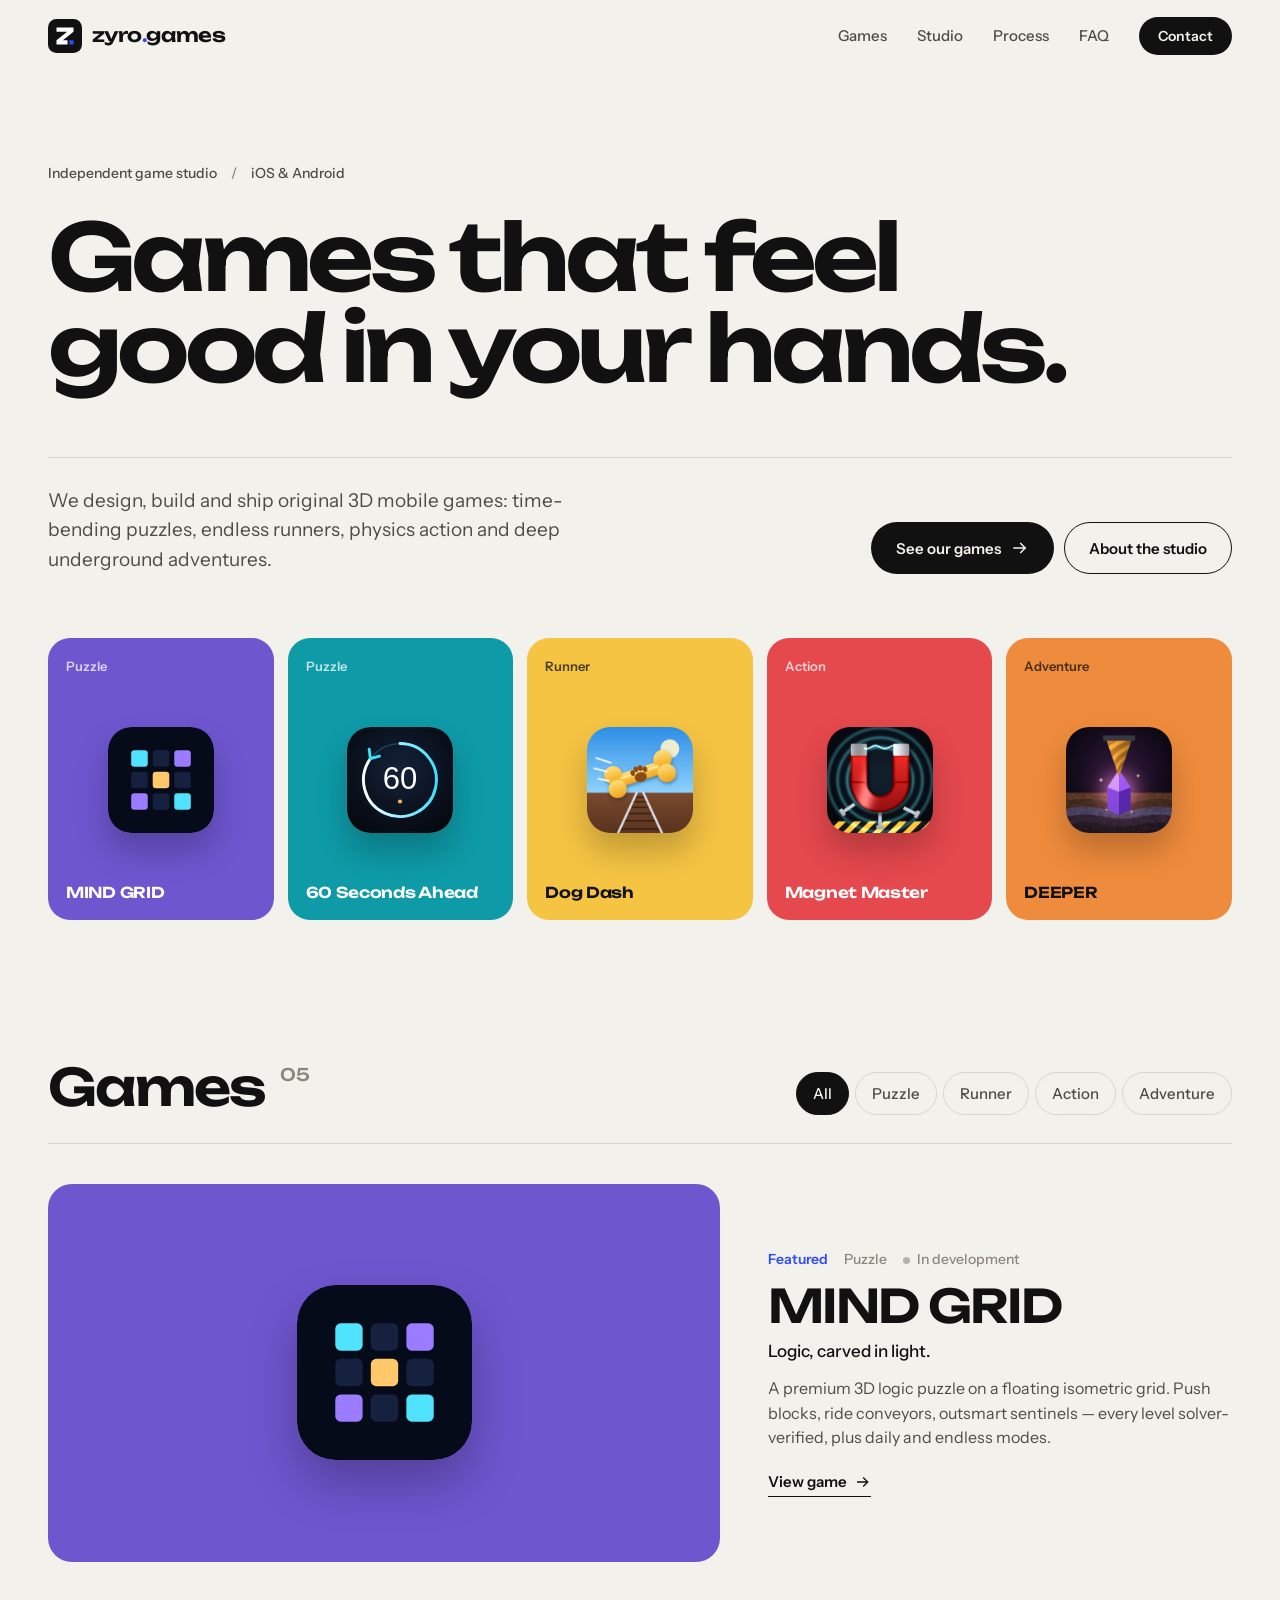
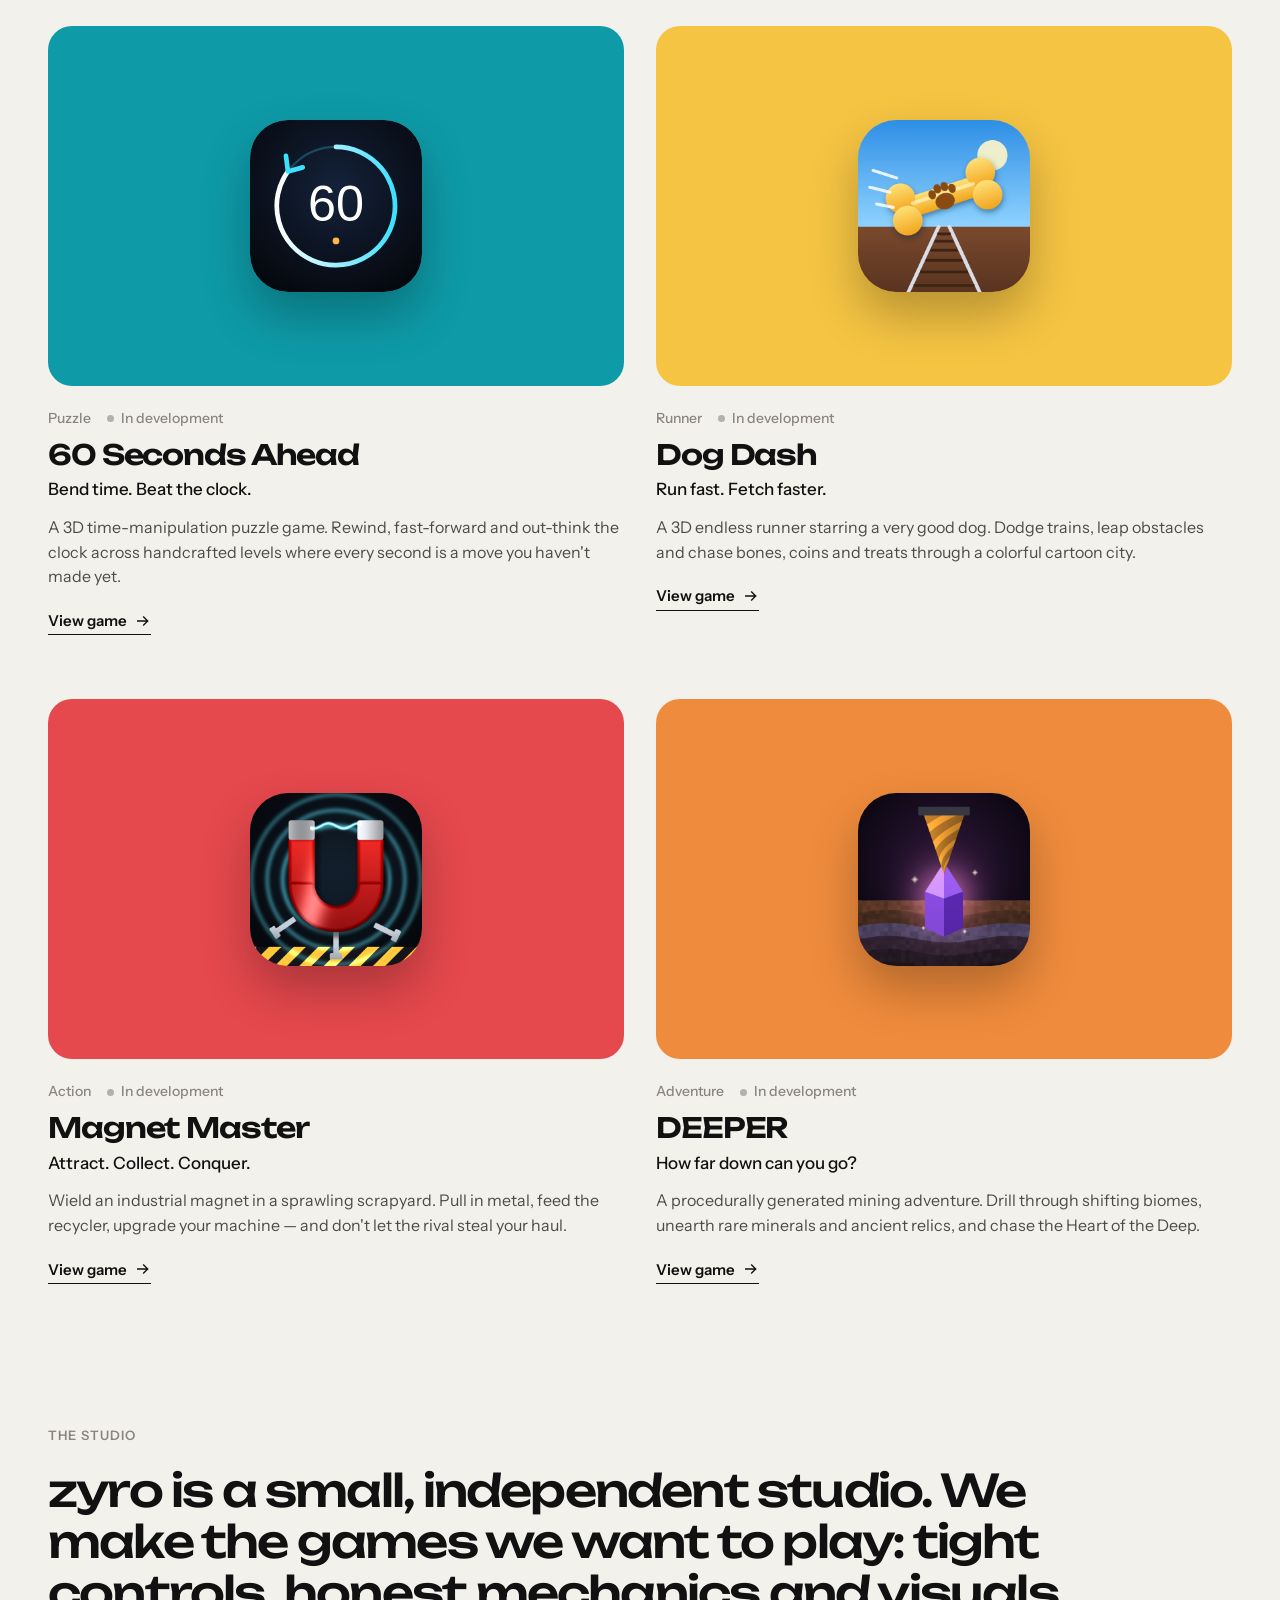
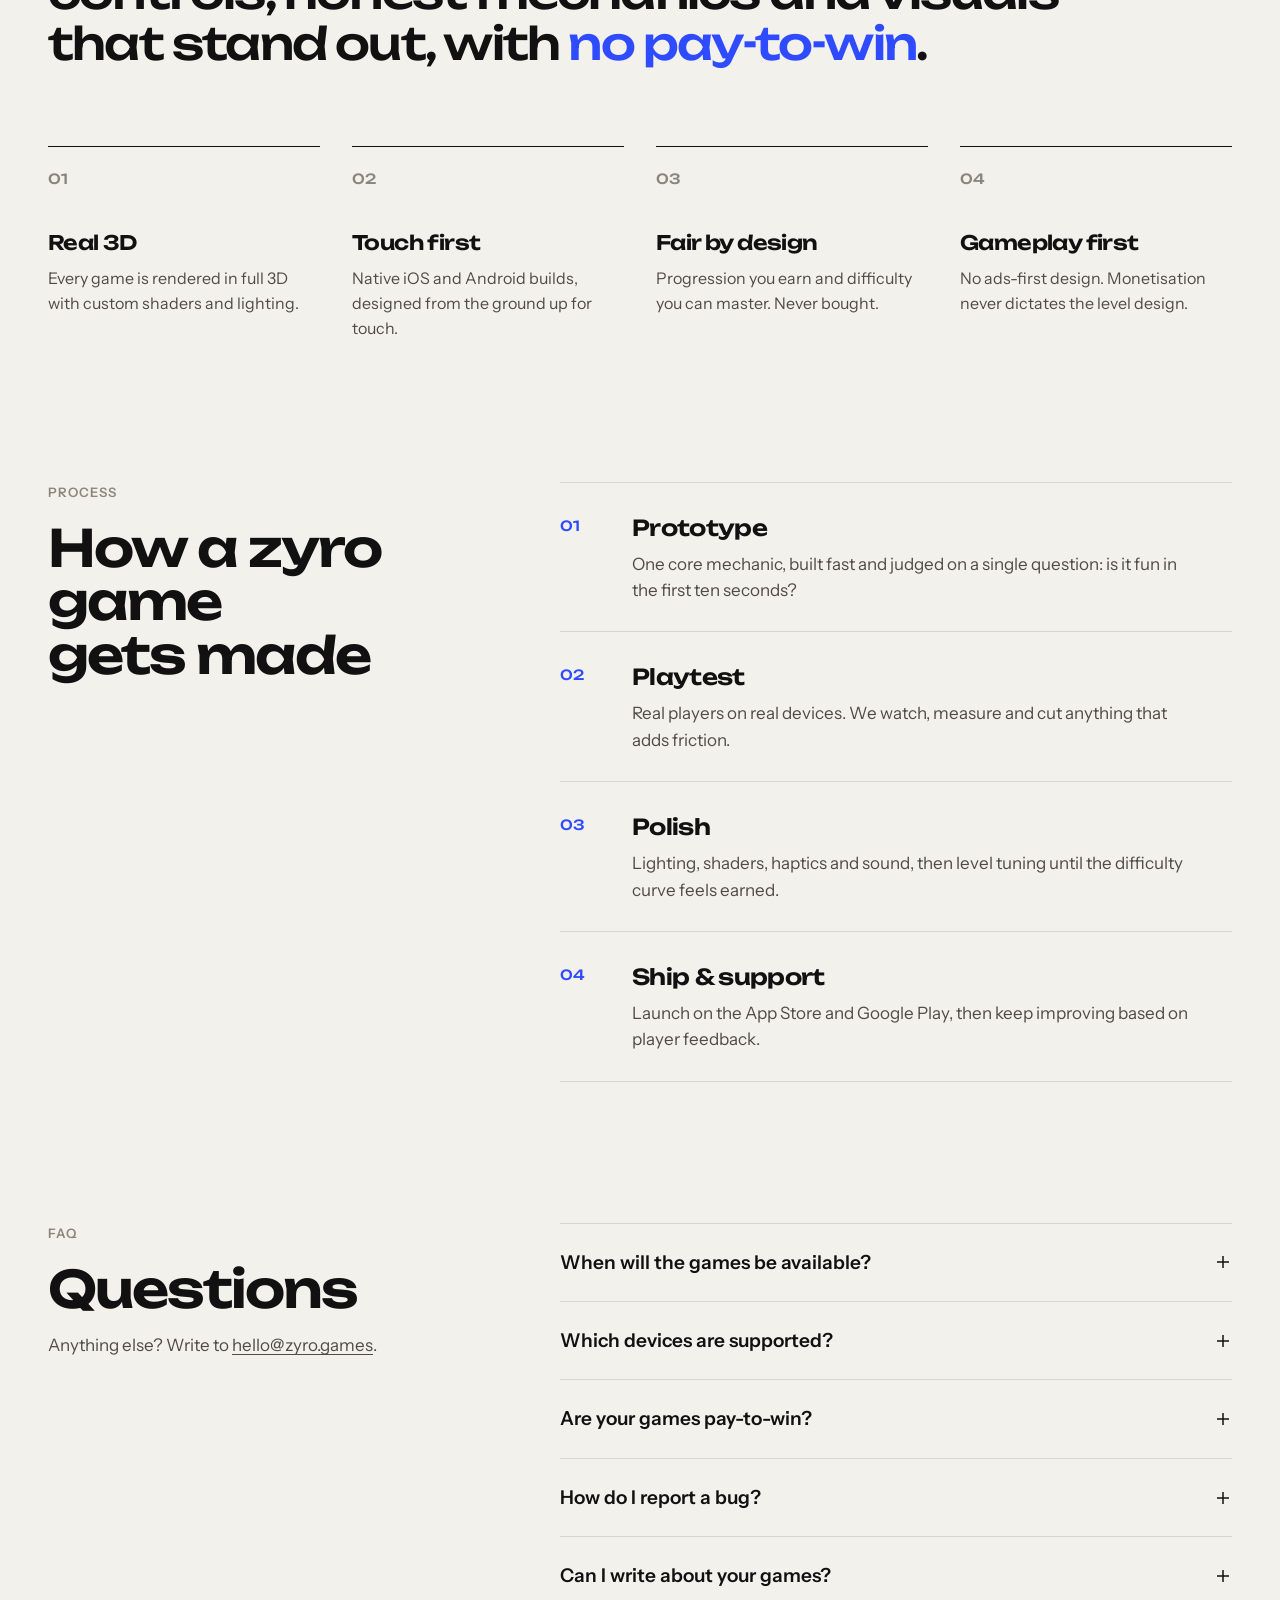
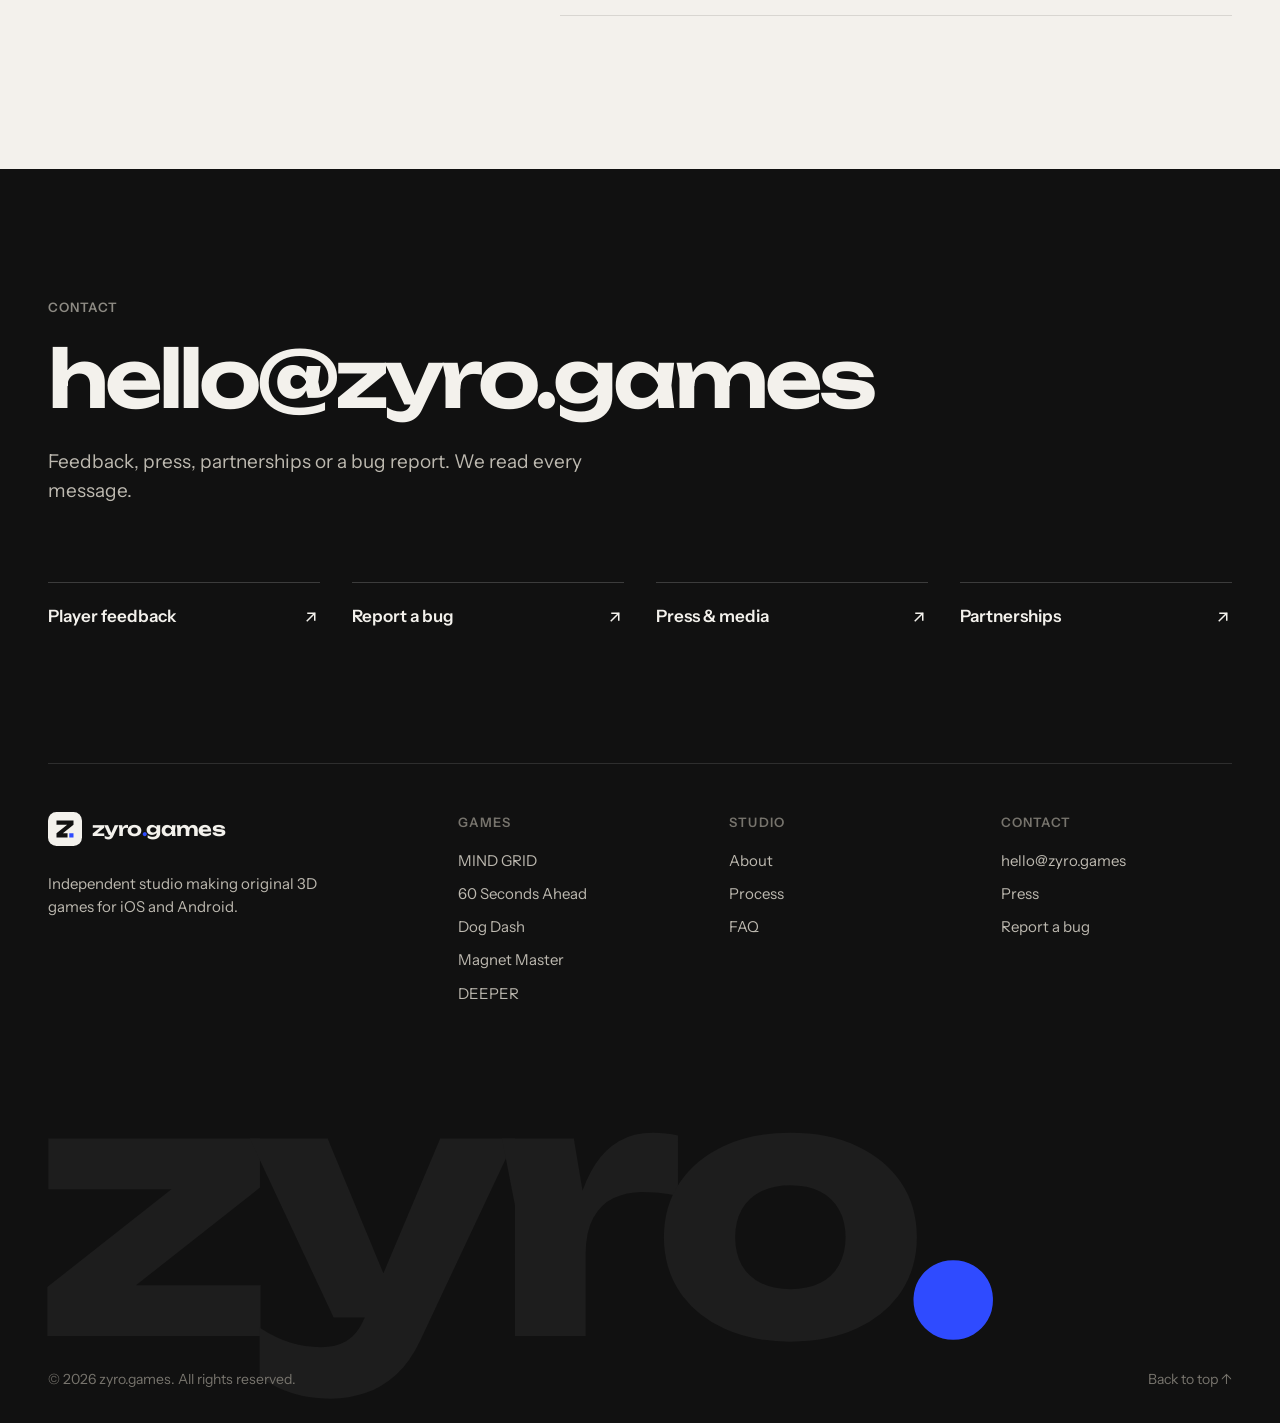
<file: index.html>
<!DOCTYPE html>
<html lang="en">
<head>
  <meta charset="UTF-8" />
  <meta name="viewport" content="width=device-width, initial-scale=1.0, viewport-fit=cover" />
  <title>zyro.games — Independent game studio</title>
  <meta name="description" content="zyro.games is an independent studio making original 3D games for iOS and Android: puzzles, runners, action and adventure." />
  <meta name="theme-color" content="#f3f1ec" />
  <meta property="og:title" content="zyro.games — Independent game studio" />
  <meta property="og:description" content="Original 3D games for iOS and Android: puzzles, runners, action and adventure." />
  <meta property="og:type" content="website" />
  <meta property="og:url" content="https://zyro.games" />
  <link rel="icon" type="image/svg+xml" href="favicon.svg" />
  <link rel="preconnect" href="https://fonts.googleapis.com" />
  <link rel="preconnect" href="https://fonts.gstatic.com" crossorigin />
  <link href="https://fonts.googleapis.com/css2?family=Instrument+Sans:wght@400;500;600&family=Unbounded:wght@500;600;700&display=swap" rel="stylesheet" />
  <link rel="stylesheet" href="styles.css" />
</head>
<body>
  <svg width="0" height="0" style="position:absolute" aria-hidden="true">
    <defs>
      <symbol id="logo-mark" viewBox="0 0 40 40">
        <rect width="40" height="40" rx="10" fill="var(--logo-bg, #111)"/>
        <path d="M10 10h20v5L17.5 25H23v5H10v-5l12.5-10H10z" fill="var(--logo-fg, #fff)"/>
        <rect x="25" y="25" width="5" height="5" fill="var(--logo-px, #2f4bff)"/>
      </symbol>
      <symbol id="i-arrow" viewBox="0 0 24 24"><path d="M4 12h15M13 6l6 6-6 6" fill="none" stroke="currentColor" stroke-width="2" stroke-linecap="square"/></symbol>
      <symbol id="i-arrow-ne" viewBox="0 0 24 24"><path d="M7 17 17 7M8 7h9v9" fill="none" stroke="currentColor" stroke-width="2" stroke-linecap="square"/></symbol>
      <symbol id="i-plus" viewBox="0 0 24 24"><path d="M12 4v16M4 12h16" fill="none" stroke="currentColor" stroke-width="2"/></symbol>
      <symbol id="i-apple" viewBox="0 0 24 24"><path fill="currentColor" d="M16.37 12.74c-.02-2.3 1.88-3.4 1.97-3.46-1.07-1.57-2.74-1.78-3.33-1.8-1.42-.15-2.77.83-3.49.83-.72 0-1.83-.81-3.01-.79-1.55.02-2.98.9-3.78 2.29-1.61 2.8-.41 6.94 1.16 9.21.77 1.11 1.68 2.36 2.88 2.31 1.16-.05 1.59-.75 2.99-.75 1.39 0 1.79.75 3.01.72 1.24-.02 2.03-1.13 2.79-2.25.88-1.29 1.24-2.53 1.26-2.6-.03-.01-2.42-.93-2.45-3.71zM14.08 5.98c.64-.77 1.07-1.85.95-2.92-.92.04-2.03.61-2.69 1.38-.59.68-1.11 1.78-.97 2.83 1.02.08 2.07-.52 2.71-1.29z"/></symbol>
      <symbol id="i-play" viewBox="0 0 24 24">
        <mask id="play-cut"><rect width="24" height="24" fill="#fff"/><path d="M4.4 3 15 13.6M4.4 21 15 10.4" stroke="#000" stroke-width="1.3"/></mask>
        <path mask="url(#play-cut)" fill="currentColor" d="M4.5 2.6c-.4.2-.7.6-.7 1.2v16.4c0 .6.3 1 .7 1.2.4.2.9.2 1.3 0l14.3-8.2c.9-.5.9-1.9 0-2.4L5.8 2.6c-.4-.2-.9-.2-1.3 0z"/>
      </symbol>
    </defs>
  </svg>

  <a class="skip" href="#main">Skip to content</a>

  <header class="site-header" id="header">
    <div class="wrap header-inner">
      <a class="logo" href="index.html" aria-label="zyro.games home">
        <svg class="logo-mark" aria-hidden="true"><use href="#logo-mark"/></svg>
        <span class="logo-word">zyro<i>.</i>games</span>
      </a>
      <nav class="menu" id="menu" aria-label="Primary">
        <a href="index.html#games">Games</a>
        <a href="index.html#studio">Studio</a>
        <a href="index.html#process">Process</a>
        <a href="index.html#faq">FAQ</a>
        <a class="btn btn-dark btn-sm" href="index.html#contact">Contact</a>
      </nav>
      <button class="menu-toggle" id="menu-toggle" aria-expanded="false" aria-controls="menu">Menu</button>
    </div>
  </header>

  <main id="main">
    <!-- HERO -->
    <section class="hero wrap">
      <div class="hero-label">
        <span>Independent game studio</span>
        <span>iOS &amp; Android</span>
      </div>
      <h1>Games that feel good in&nbsp;your&nbsp;hands.</h1>
      <div class="hero-foot">
        <p>We design, build and ship original 3D mobile games: time-bending puzzles, endless runners, physics action and deep underground adventures.</p>
        <div class="hero-actions">
          <a class="btn btn-dark" href="#games">See our games <svg class="ic"><use href="#i-arrow"/></svg></a>
          <a class="btn btn-line" href="#studio">About the studio</a>
        </div>
      </div>
    </section>

    <!-- SHELF: every game at a glance -->
    <section class="wrap" aria-label="Our games at a glance">
      <div class="shelf" id="shelf"></div>
    </section>

    <!-- GAMES -->
    <section id="games" class="section wrap">
      <header class="section-top">
        <h2>Games <sup id="game-count">05</sup></h2>
        <div class="tabs" id="tabs" role="toolbar" aria-label="Filter by genre"></div>
      </header>
      <div class="game-grid" id="game-grid"></div>
    </section>

    <!-- STUDIO -->
    <section id="studio" class="section wrap">
      <p class="label">The studio</p>
      <p class="statement">
        zyro is a small, independent studio. We make the games we want to play:
        tight controls, honest mechanics and visuals that stand out, with
        <em>no pay-to-win</em>.
      </p>
      <ol class="principles">
        <li>
          <span class="num">01</span>
          <h3>Real 3D</h3>
          <p>Every game is rendered in full 3D with custom shaders and lighting.</p>
        </li>
        <li>
          <span class="num">02</span>
          <h3>Touch first</h3>
          <p>Native iOS and Android builds, designed from the ground up for touch.</p>
        </li>
        <li>
          <span class="num">03</span>
          <h3>Fair by design</h3>
          <p>Progression you earn and difficulty you can master. Never bought.</p>
        </li>
        <li>
          <span class="num">04</span>
          <h3>Gameplay first</h3>
          <p>No ads-first design. Monetisation never dictates the level design.</p>
        </li>
      </ol>
    </section>

    <!-- PROCESS -->
    <section id="process" class="section wrap">
      <div class="split">
        <div>
          <p class="label">Process</p>
          <h2 class="h2">How a zyro game gets&nbsp;made</h2>
        </div>
        <ol class="steps">
          <li><span class="num">01</span><div><h3>Prototype</h3><p>One core mechanic, built fast and judged on a single question: is it fun in the first ten seconds?</p></div></li>
          <li><span class="num">02</span><div><h3>Playtest</h3><p>Real players on real devices. We watch, measure and cut anything that adds friction.</p></div></li>
          <li><span class="num">03</span><div><h3>Polish</h3><p>Lighting, shaders, haptics and sound, then level tuning until the difficulty curve feels earned.</p></div></li>
          <li><span class="num">04</span><div><h3>Ship &amp; support</h3><p>Launch on the App Store and Google Play, then keep improving based on player feedback.</p></div></li>
        </ol>
      </div>
    </section>

    <!-- FAQ -->
    <section id="faq" class="section wrap">
      <div class="split">
        <div>
          <p class="label">FAQ</p>
          <h2 class="h2">Questions</h2>
          <p class="muted">Anything else? Write to <a class="u" href="mailto:hello@zyro.games">hello@zyro.games</a>.</p>
        </div>
        <div class="faq">
          <details>
            <summary>When will the games be available?<svg class="ic"><use href="#i-plus"/></svg></summary>
            <p>Our titles are in development. Store links will appear on each game's page as soon as it launches. Email us if you'd like to hear about releases.</p>
          </details>
          <details>
            <summary>Which devices are supported?<svg class="ic"><use href="#i-plus"/></svg></summary>
            <p>Every zyro game is built natively for iOS and Android, and designed for touch screens first.</p>
          </details>
          <details>
            <summary>Are your games pay-to-win?<svg class="ic"><use href="#i-plus"/></svg></summary>
            <p>No. Progression is earned through play, and difficulty is something you master, not something you buy your way past.</p>
          </details>
          <details>
            <summary>How do I report a bug?<svg class="ic"><use href="#i-plus"/></svg></summary>
            <p>Email <a class="u" href="mailto:hello@zyro.games?subject=Bug%20report">hello@zyro.games</a> with the game name, your device model and OS version, and what happened. Screenshots or a screen recording help a lot.</p>
          </details>
          <details>
            <summary>Can I write about your games?<svg class="ic"><use href="#i-plus"/></svg></summary>
            <p>Yes, please. Email us with your outlet and we'll send icons, screenshots and game information.</p>
          </details>
        </div>
      </div>
    </section>
  </main>

  <!-- CONTACT -->
  <section id="contact" class="contact">
    <div class="wrap">
      <p class="label">Contact</p>
      <a class="contact-mail" href="mailto:hello@zyro.games">hello@zyro.games</a>
      <p class="contact-sub">Feedback, press, partnerships or a bug report. We read every message.</p>
      <ul class="topics">
        <li><a href="mailto:hello@zyro.games?subject=Player%20feedback">Player feedback <svg class="ic"><use href="#i-arrow-ne"/></svg></a></li>
        <li><a href="mailto:hello@zyro.games?subject=Bug%20report">Report a bug <svg class="ic"><use href="#i-arrow-ne"/></svg></a></li>
        <li><a href="mailto:hello@zyro.games?subject=Press%20enquiry">Press &amp; media <svg class="ic"><use href="#i-arrow-ne"/></svg></a></li>
        <li><a href="mailto:hello@zyro.games?subject=Partnership%20enquiry">Partnerships <svg class="ic"><use href="#i-arrow-ne"/></svg></a></li>
      </ul>
    </div>
  </section>

  <footer class="footer">
    <div class="wrap">
      <div class="footer-cols">
        <div class="footer-about">
          <a class="logo logo-invert" href="index.html" aria-label="zyro.games home">
            <svg class="logo-mark" aria-hidden="true"><use href="#logo-mark"/></svg>
            <span class="logo-word">zyro<i>.</i>games</span>
          </a>
          <p>Independent studio making original 3D games for iOS and Android.</p>
        </div>
        <div>
          <h4>Games</h4>
          <ul id="footer-games"></ul>
        </div>
        <div>
          <h4>Studio</h4>
          <ul>
            <li><a href="index.html#studio">About</a></li>
            <li><a href="index.html#process">Process</a></li>
            <li><a href="index.html#faq">FAQ</a></li>
          </ul>
        </div>
        <div>
          <h4>Contact</h4>
          <ul>
            <li><a href="mailto:hello@zyro.games">hello@zyro.games</a></li>
            <li><a href="mailto:hello@zyro.games?subject=Press%20enquiry">Press</a></li>
            <li><a href="mailto:hello@zyro.games?subject=Bug%20report">Report a bug</a></li>
          </ul>
        </div>
      </div>
      <div class="footer-word" aria-hidden="true">zyro<i>.</i></div>
      <div class="footer-bottom">
        <span>© <span class="year"></span> zyro.games. All rights reserved.</span>
        <a href="#top" onclick="window.scrollTo({top:0});return false;">Back to top ↑</a>
      </div>
    </div>
  </footer>

  <script src="games.js"></script>
  <script src="main.js"></script>
</body>
</html>
</file>
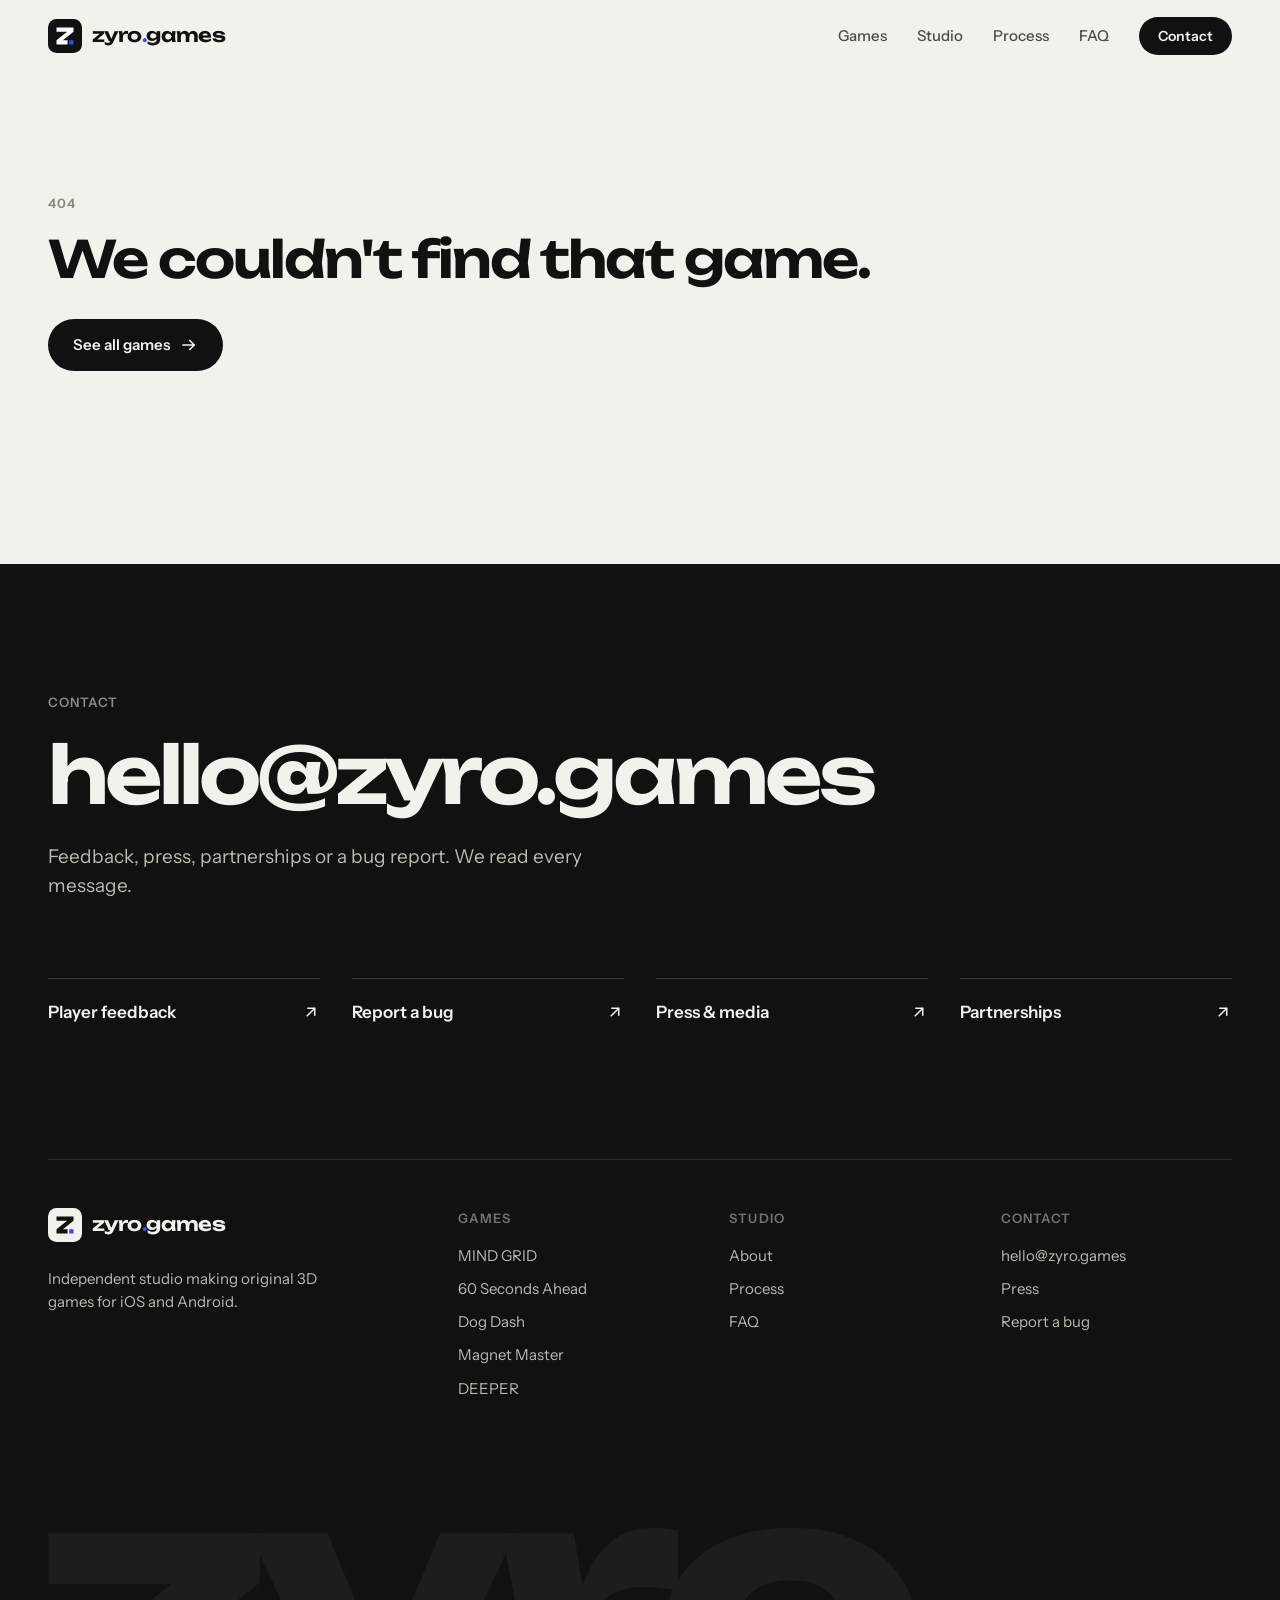
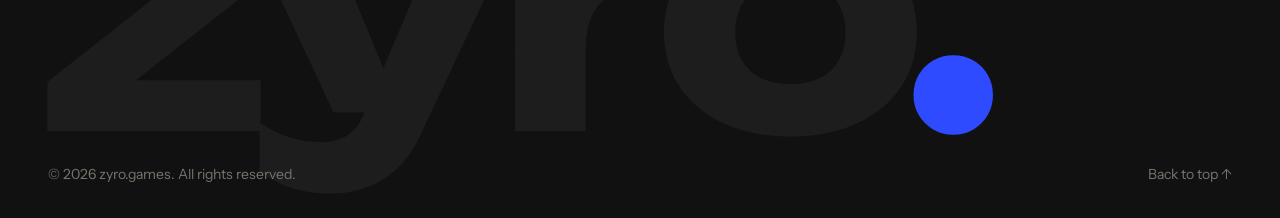
<file: game.html>
<!DOCTYPE html>
<html lang="en">
<head>
  <meta charset="UTF-8" />
  <meta name="viewport" content="width=device-width, initial-scale=1.0, viewport-fit=cover" />
  <title>Game — zyro.games</title>
  <meta name="description" content="zyro.games is an independent studio making original 3D games for iOS and Android: puzzles, runners, action and adventure." />
  <meta name="theme-color" content="#f3f1ec" />
  <meta property="og:title" content="zyro.games — Independent game studio" />
  <meta property="og:description" content="Original 3D games for iOS and Android: puzzles, runners, action and adventure." />
  <meta property="og:type" content="website" />
  <meta property="og:url" content="https://zyro.games" />
  <link rel="icon" type="image/svg+xml" href="favicon.svg" />
  <link rel="preconnect" href="https://fonts.googleapis.com" />
  <link rel="preconnect" href="https://fonts.gstatic.com" crossorigin />
  <link href="https://fonts.googleapis.com/css2?family=Instrument+Sans:wght@400;500;600&family=Unbounded:wght@500;600;700&display=swap" rel="stylesheet" />
  <link rel="stylesheet" href="styles.css" />
</head>
<body>
  <svg width="0" height="0" style="position:absolute" aria-hidden="true">
    <defs>
      <symbol id="logo-mark" viewBox="0 0 40 40">
        <rect width="40" height="40" rx="10" fill="var(--logo-bg, #111)"/>
        <path d="M10 10h20v5L17.5 25H23v5H10v-5l12.5-10H10z" fill="var(--logo-fg, #fff)"/>
        <rect x="25" y="25" width="5" height="5" fill="var(--logo-px, #2f4bff)"/>
      </symbol>
      <symbol id="i-arrow" viewBox="0 0 24 24"><path d="M4 12h15M13 6l6 6-6 6" fill="none" stroke="currentColor" stroke-width="2" stroke-linecap="square"/></symbol>
      <symbol id="i-arrow-ne" viewBox="0 0 24 24"><path d="M7 17 17 7M8 7h9v9" fill="none" stroke="currentColor" stroke-width="2" stroke-linecap="square"/></symbol>
      <symbol id="i-plus" viewBox="0 0 24 24"><path d="M12 4v16M4 12h16" fill="none" stroke="currentColor" stroke-width="2"/></symbol>
      <symbol id="i-apple" viewBox="0 0 24 24"><path fill="currentColor" d="M16.37 12.74c-.02-2.3 1.88-3.4 1.97-3.46-1.07-1.57-2.74-1.78-3.33-1.8-1.42-.15-2.77.83-3.49.83-.72 0-1.83-.81-3.01-.79-1.55.02-2.98.9-3.78 2.29-1.61 2.8-.41 6.94 1.16 9.21.77 1.11 1.68 2.36 2.88 2.31 1.16-.05 1.59-.75 2.99-.75 1.39 0 1.79.75 3.01.72 1.24-.02 2.03-1.13 2.79-2.25.88-1.29 1.24-2.53 1.26-2.6-.03-.01-2.42-.93-2.45-3.71zM14.08 5.98c.64-.77 1.07-1.85.95-2.92-.92.04-2.03.61-2.69 1.38-.59.68-1.11 1.78-.97 2.83 1.02.08 2.07-.52 2.71-1.29z"/></symbol>
      <symbol id="i-play" viewBox="0 0 24 24">
        <mask id="play-cut"><rect width="24" height="24" fill="#fff"/><path d="M4.4 3 15 13.6M4.4 21 15 10.4" stroke="#000" stroke-width="1.3"/></mask>
        <path mask="url(#play-cut)" fill="currentColor" d="M4.5 2.6c-.4.2-.7.6-.7 1.2v16.4c0 .6.3 1 .7 1.2.4.2.9.2 1.3 0l14.3-8.2c.9-.5.9-1.9 0-2.4L5.8 2.6c-.4-.2-.9-.2-1.3 0z"/>
      </symbol>
    </defs>
  </svg>

  <a class="skip" href="#main">Skip to content</a>

  <header class="site-header" id="header">
    <div class="wrap header-inner">
      <a class="logo" href="index.html" aria-label="zyro.games home">
        <svg class="logo-mark" aria-hidden="true"><use href="#logo-mark"/></svg>
        <span class="logo-word">zyro<i>.</i>games</span>
      </a>
      <nav class="menu" id="menu" aria-label="Primary">
        <a href="index.html#games">Games</a>
        <a href="index.html#studio">Studio</a>
        <a href="index.html#process">Process</a>
        <a href="index.html#faq">FAQ</a>
        <a class="btn btn-dark btn-sm" href="index.html#contact">Contact</a>
      </nav>
      <button class="menu-toggle" id="menu-toggle" aria-expanded="false" aria-controls="menu">Menu</button>
    </div>
  </header>

  <main id="main">
    <div id="game-page"></div>
  </main>

  <!-- CONTACT -->
  <section id="contact" class="contact">
    <div class="wrap">
      <p class="label">Contact</p>
      <a class="contact-mail" href="mailto:hello@zyro.games">hello@zyro.games</a>
      <p class="contact-sub">Feedback, press, partnerships or a bug report. We read every message.</p>
      <ul class="topics">
        <li><a href="mailto:hello@zyro.games?subject=Player%20feedback">Player feedback <svg class="ic"><use href="#i-arrow-ne"/></svg></a></li>
        <li><a href="mailto:hello@zyro.games?subject=Bug%20report">Report a bug <svg class="ic"><use href="#i-arrow-ne"/></svg></a></li>
        <li><a href="mailto:hello@zyro.games?subject=Press%20enquiry">Press &amp; media <svg class="ic"><use href="#i-arrow-ne"/></svg></a></li>
        <li><a href="mailto:hello@zyro.games?subject=Partnership%20enquiry">Partnerships <svg class="ic"><use href="#i-arrow-ne"/></svg></a></li>
      </ul>
    </div>
  </section>

  <footer class="footer">
    <div class="wrap">
      <div class="footer-cols">
        <div class="footer-about">
          <a class="logo logo-invert" href="index.html" aria-label="zyro.games home">
            <svg class="logo-mark" aria-hidden="true"><use href="#logo-mark"/></svg>
            <span class="logo-word">zyro<i>.</i>games</span>
          </a>
          <p>Independent studio making original 3D games for iOS and Android.</p>
        </div>
        <div>
          <h4>Games</h4>
          <ul id="footer-games"></ul>
        </div>
        <div>
          <h4>Studio</h4>
          <ul>
            <li><a href="index.html#studio">About</a></li>
            <li><a href="index.html#process">Process</a></li>
            <li><a href="index.html#faq">FAQ</a></li>
          </ul>
        </div>
        <div>
          <h4>Contact</h4>
          <ul>
            <li><a href="mailto:hello@zyro.games">hello@zyro.games</a></li>
            <li><a href="mailto:hello@zyro.games?subject=Press%20enquiry">Press</a></li>
            <li><a href="mailto:hello@zyro.games?subject=Bug%20report">Report a bug</a></li>
          </ul>
        </div>
      </div>
      <div class="footer-word" aria-hidden="true">zyro<i>.</i></div>
      <div class="footer-bottom">
        <span>© <span class="year"></span> zyro.games. All rights reserved.</span>
        <a href="#top" onclick="window.scrollTo({top:0});return false;">Back to top ↑</a>
      </div>
    </div>
  </footer>

  <script src="games.js"></script>
  <script src="main.js"></script>
</body>
</html>
</file>
<file: styles.css>
/* zyro.games — studio site */

:root {
  --paper: #f3f1ec;
  --paper-2: #e9e6df;
  --ink: #111111;
  --ink-2: #4f4c46;
  --ink-3: #8a867e;
  --rule: rgba(17, 17, 17, 0.12);
  --accent: #2f4bff;
  --live: #15803d;
  --display: "Unbounded", "Helvetica Neue", Arial, sans-serif;
  --body: "Instrument Sans", "Helvetica Neue", Arial, sans-serif;
  --max: 1280px;
  --header-h: 72px;
  --ease: cubic-bezier(0.2, 0.7, 0.2, 1);
}

*, *::before, *::after { box-sizing: border-box; margin: 0; padding: 0; }

html { scroll-behavior: smooth; scroll-padding-top: calc(var(--header-h) + 12px); }

body {
  background: var(--paper);
  color: var(--ink);
  font-family: var(--body);
  font-size: 17px;
  line-height: 1.55;
  -webkit-font-smoothing: antialiased;
  text-rendering: optimizeLegibility;
}

a { color: inherit; text-decoration: none; }
button { font: inherit; color: inherit; background: none; border: 0; cursor: pointer; }
img { display: block; max-width: 100%; }
ol, ul { list-style: none; }

:focus-visible { outline: 2px solid var(--accent); outline-offset: 3px; border-radius: 4px; }

.wrap { width: 100%; max-width: var(--max); margin: 0 auto; padding: 0 clamp(20px, 4vw, 48px); }

.skip { position: absolute; left: 16px; top: -60px; z-index: 100; padding: 10px 16px; border-radius: 8px; background: var(--ink); color: var(--paper); font-weight: 600; }
.skip:focus { top: 12px; }

.ic { width: 18px; height: 18px; flex: none; }

.u { text-decoration: underline; text-underline-offset: 3px; text-decoration-thickness: 1px; }
.u:hover { color: var(--accent); }
.muted { color: var(--ink-2); margin-top: 16px; }

/* ---------- logo ---------- */

.logo { display: inline-flex; align-items: center; gap: 10px; }
.logo-mark { width: 34px; height: 34px; }
.logo-word { font-family: var(--display); font-weight: 600; font-size: 19px; letter-spacing: -0.03em; }
.logo-word i { font-style: normal; color: var(--accent); }

.logo-invert { --logo-bg: var(--paper); --logo-fg: var(--ink); color: var(--paper); }

/* ---------- header ---------- */

.site-header {
  position: sticky;
  top: 0;
  z-index: 40;
  background: rgba(243, 241, 236, 0.88);
  backdrop-filter: blur(12px);
  -webkit-backdrop-filter: blur(12px);
  border-bottom: 1px solid transparent;
  transition: border-color 0.2s;
}
.site-header.is-scrolled { border-bottom-color: var(--rule); }

.header-inner { display: flex; align-items: center; justify-content: space-between; height: var(--header-h); }

.menu { display: flex; align-items: center; gap: 30px; }
.menu a:not(.btn) { font-size: 15px; font-weight: 500; color: var(--ink-2); transition: color 0.15s; }
.menu a:not(.btn):hover { color: var(--ink); }

.menu-toggle { display: none; font-size: 15px; font-weight: 600; padding: 8px 16px; border: 1px solid var(--ink); border-radius: 999px; }

/* ---------- buttons ---------- */

.btn {
  display: inline-flex;
  align-items: center;
  justify-content: center;
  gap: 10px;
  font-size: 15px;
  font-weight: 600;
  line-height: 1;
  padding: 16px 24px;
  border-radius: 999px;
  border: 1px solid transparent;
  white-space: nowrap;
  transition: background 0.15s, color 0.15s, border-color 0.15s;
}
.btn-sm { padding: 11px 18px; font-size: 14px; }
.btn-dark { background: var(--ink); color: var(--paper); }
.btn-dark:hover { background: var(--accent); }
.btn-line { border-color: var(--ink); }
.btn-line:hover { background: var(--ink); color: var(--paper); }
.btn-block { width: 100%; }
.btn .ic { transition: transform 0.2s var(--ease); }
.btn:hover .ic { transform: translateX(3px); }

.more { display: inline-flex; align-items: center; gap: 8px; font-size: 15px; font-weight: 600; border-bottom: 1px solid currentColor; padding-bottom: 2px; }
.more .ic { width: 16px; height: 16px; transition: transform 0.2s var(--ease); }
.more:hover { color: var(--accent); }
.more:hover .ic { transform: translateX(3px); }

/* ---------- type helpers ---------- */

.label { font-size: 13px; font-weight: 600; letter-spacing: 0.08em; text-transform: uppercase; color: var(--ink-3); margin-bottom: 20px; }
.label-gap { margin-top: 64px; }

.h2,
.section-top h2 {
  font-family: var(--display);
  font-weight: 600;
  font-size: clamp(30px, 4vw, 52px);
  line-height: 1.05;
  letter-spacing: -0.04em;
}

.num { font-family: var(--display); font-size: 14px; font-weight: 500; color: var(--ink-3); }

/* ---------- hero ---------- */

.hero { padding-top: clamp(48px, 7vw, 96px); padding-bottom: clamp(40px, 5vw, 64px); }

.hero-label { display: flex; flex-wrap: wrap; gap: 0 14px; font-size: 14px; font-weight: 500; color: var(--ink-2); margin-bottom: 28px; }
.hero-label span + span::before { content: "/"; margin-right: 14px; color: var(--ink-3); }

.hero h1 {
  font-family: var(--display);
  font-weight: 600;
  font-size: clamp(40px, 7.2vw, 108px);
  line-height: 0.98;
  letter-spacing: -0.05em;
  max-width: 13ch;
}

.hero-foot {
  display: grid;
  grid-template-columns: 1fr auto;
  align-items: end;
  gap: 32px 64px;
  margin-top: clamp(36px, 5vw, 64px);
  padding-top: 28px;
  border-top: 1px solid var(--rule);
}
.hero-foot p { max-width: 540px; font-size: 19px; color: var(--ink-2); }
.hero-actions { display: flex; gap: 10px; flex-wrap: wrap; }

/* ---------- shelf (game tiles) ---------- */

.shelf { display: grid; grid-template-columns: repeat(5, minmax(0, 1fr)); gap: 14px; }
.shelf-4 { grid-template-columns: repeat(4, minmax(0, 1fr)); }

.shelf-tile {
  position: relative;
  display: flex;
  flex-direction: column;
  aspect-ratio: 4 / 5;
  padding: 18px;
  border-radius: 22px;
  background: var(--tile);
  color: var(--ink);
  overflow: hidden;
}
.shelf-genre { font-size: 13px; font-weight: 600; opacity: 0.75; }
.shelf-tile img {
  width: 56%;
  margin: auto;
  border-radius: 22%;
  box-shadow: 0 18px 32px rgba(0, 0, 0, 0.22);
  transition: transform 0.35s var(--ease);
}
.shelf-tile:hover img { transform: translateY(-6px) rotate(-2deg); }
.shelf-title { font-family: var(--display); font-weight: 600; font-size: 15px; letter-spacing: -0.02em; line-height: 1.2; }

/* ---------- sections ---------- */

.section { padding-top: clamp(88px, 11vw, 160px); }
.section-sm { padding-top: clamp(56px, 7vw, 96px); }

.section-top {
  display: flex;
  align-items: flex-end;
  justify-content: space-between;
  flex-wrap: wrap;
  gap: 20px 32px;
  padding-bottom: 28px;
  margin-bottom: 40px;
  border-bottom: 1px solid var(--rule);
}
.section-top sup { font-size: 0.34em; font-weight: 500; color: var(--ink-3); vertical-align: top; position: relative; top: 0.3em; margin-left: 4px; letter-spacing: 0; }

.tabs { display: flex; flex-wrap: wrap; gap: 6px; }
.tab { font-size: 15px; font-weight: 500; padding: 9px 16px; border-radius: 999px; border: 1px solid var(--rule); color: var(--ink-2); transition: all 0.15s; }
.tab:hover { border-color: var(--ink); color: var(--ink); }
.tab[aria-pressed="true"] { background: var(--ink); border-color: var(--ink); color: var(--paper); }

/* ---------- game cards ---------- */

.game-grid { display: grid; grid-template-columns: repeat(2, minmax(0, 1fr)); gap: 64px 32px; }

.game-art {
  display: grid;
  place-items: center;
  aspect-ratio: 16 / 10;
  border-radius: 24px;
  background: var(--tile);
  overflow: hidden;
}
.game-art img { width: 30%; border-radius: 22%; box-shadow: 0 24px 48px rgba(0, 0, 0, 0.25); transition: transform 0.4s var(--ease); }
.game-card:hover .game-art img { transform: scale(1.06) rotate(-2deg); }

.game-info { padding-top: 22px; }

.game-meta { display: flex; align-items: center; flex-wrap: wrap; gap: 6px 16px; font-size: 14px; font-weight: 500; color: var(--ink-3); }
.status { display: inline-flex; align-items: center; gap: 7px; }
.status::before { content: ""; width: 7px; height: 7px; border-radius: 50%; background: currentColor; opacity: 0.6; }
.status.is-live { color: var(--live); }
.status.is-live::before { opacity: 1; }

.game-card h3 { font-family: var(--display); font-weight: 600; font-size: 28px; letter-spacing: -0.04em; line-height: 1.1; margin-top: 10px; }
.game-card h3 a:hover { color: var(--accent); }
.game-tagline { font-size: 17px; font-weight: 500; margin-top: 6px; }
.game-desc { color: var(--ink-2); margin-top: 12px; max-width: 56ch; font-size: 16px; }
.game-card .more { margin-top: 20px; }

.game-card.is-featured {
  grid-column: 1 / -1;
  display: grid;
  grid-template-columns: 1.45fr 1fr;
  align-items: center;
  gap: 48px;
}
.game-card.is-featured .game-art { aspect-ratio: 16 / 9; }
.game-card.is-featured .game-art img { width: 26%; }
.game-card.is-featured .game-info { padding-top: 0; }
.game-card.is-featured h3 { font-size: clamp(32px, 3.6vw, 48px); }
.game-card.is-featured .game-meta::before { content: "Featured"; color: var(--accent); font-weight: 600; }

/* ---------- studio ---------- */

.statement {
  font-family: var(--display);
  font-weight: 500;
  font-size: clamp(26px, 3.5vw, 48px);
  line-height: 1.14;
  letter-spacing: -0.04em;
  max-width: 1080px;
}
.statement em { font-style: normal; color: var(--accent); }

.principles { display: grid; grid-template-columns: repeat(4, minmax(0, 1fr)); gap: 32px; margin-top: clamp(48px, 6vw, 88px); }
.principles li { border-top: 1px solid var(--ink); padding-top: 18px; }
.principles h3 { font-family: var(--display); font-weight: 600; font-size: 20px; letter-spacing: -0.03em; margin-top: 36px; }
.principles p { color: var(--ink-2); font-size: 16px; margin-top: 8px; }

/* ---------- process / faq ---------- */

.split { display: grid; grid-template-columns: 1fr 1.5fr; gap: 64px; align-items: start; }
.split > div:first-child { position: sticky; top: calc(var(--header-h) + 32px); }

.steps li { display: grid; grid-template-columns: 72px 1fr; padding: 28px 0; border-top: 1px solid var(--rule); }
.steps li:last-child { border-bottom: 1px solid var(--rule); }
.steps .num { color: var(--accent); padding-top: 4px; }
.steps h3 { font-family: var(--display); font-weight: 600; font-size: 22px; letter-spacing: -0.03em; }
.steps p { color: var(--ink-2); margin-top: 6px; max-width: 52ch; }

.faq details { border-top: 1px solid var(--rule); }
.faq details:last-child { border-bottom: 1px solid var(--rule); }
.faq summary {
  display: flex;
  align-items: center;
  justify-content: space-between;
  gap: 24px;
  padding: 24px 0;
  font-size: 19px;
  font-weight: 600;
  cursor: pointer;
  list-style: none;
}
.faq summary::-webkit-details-marker { display: none; }
.faq summary:hover { color: var(--accent); }
.faq summary .ic { transition: transform 0.25s var(--ease); }
.faq details[open] summary .ic { transform: rotate(45deg); }
.faq details p { padding-bottom: 26px; color: var(--ink-2); max-width: 62ch; }

/* ---------- contact ---------- */

.contact { margin-top: clamp(96px, 12vw, 176px); padding: clamp(72px, 10vw, 140px) 0 clamp(56px, 7vw, 96px); background: var(--ink); color: var(--paper); }
.contact .label { color: #8d8a83; }

.contact-mail {
  display: inline-block;
  font-family: var(--display);
  font-weight: 600;
  font-size: clamp(24px, 6.2vw, 88px);
  letter-spacing: -0.05em;
  line-height: 1.05;
  background: linear-gradient(currentColor, currentColor) 0 100% / 0 3px no-repeat;
  padding-bottom: 6px;
  transition: background-size 0.4s var(--ease), color 0.2s;
}
.contact-mail:hover { background-size: 100% 3px; }

.contact-sub { margin-top: 20px; font-size: 19px; color: #bdb9b0; max-width: 560px; }

.topics { display: grid; grid-template-columns: repeat(4, minmax(0, 1fr)); gap: 0 32px; margin-top: clamp(48px, 6vw, 80px); }
.topics a {
  display: flex;
  align-items: center;
  justify-content: space-between;
  padding: 20px 0;
  border-top: 1px solid rgba(255, 255, 255, 0.18);
  font-weight: 600;
  transition: color 0.15s;
}
.topics a:hover { color: #9fb0ff; }
.topics .ic { transition: transform 0.2s var(--ease); }
.topics a:hover .ic { transform: translate(2px, -2px); }

/* ---------- footer ---------- */

.footer { background: var(--ink); color: #bdb9b0; padding-top: 24px; overflow: hidden; }

.footer-cols { display: grid; grid-template-columns: 1.6fr 1fr 1fr 1fr; gap: 40px; padding-top: 48px; border-top: 1px solid rgba(255, 255, 255, 0.12); }
.footer-about p { margin-top: 18px; font-size: 15px; max-width: 300px; }
.footer h4 { font-size: 13px; font-weight: 600; letter-spacing: 0.08em; text-transform: uppercase; color: #77746d; margin-bottom: 16px; }
.footer ul { display: grid; gap: 10px; font-size: 15px; }
.footer ul a:hover { color: var(--paper); }

.footer-word {
  font-family: var(--display);
  font-weight: 700;
  font-size: clamp(96px, 27vw, 380px);
  line-height: 0.8;
  letter-spacing: -0.07em;
  color: #1d1d1d;
  margin: 64px 0 0 -0.04em;
  user-select: none;
}
.footer-word i { font-style: normal; color: var(--accent); }

.footer-bottom { display: flex; justify-content: space-between; flex-wrap: wrap; gap: 12px; padding: 24px 0 32px; font-size: 14px; color: #77746d; }
.footer-bottom a:hover { color: var(--paper); }

/* ---------- game page ---------- */

.crumbs { display: flex; gap: 10px; padding-top: 28px; padding-bottom: 20px; font-size: 14px; color: var(--ink-3); }
.crumbs a:hover { color: var(--ink); }
.crumbs [aria-current] { color: var(--ink); font-weight: 500; }

.g-hero {
  display: grid;
  grid-template-columns: 1.3fr 1fr;
  align-items: center;
  gap: 40px;
  padding: clamp(32px, 6vw, 88px);
  border-radius: 32px;
  background: var(--tile);
  color: var(--ink);
}
.g-hero .game-meta { color: inherit; opacity: 0.75; }
.g-hero .status.is-live { color: inherit; }
.g-hero h1 { font-family: var(--display); font-weight: 600; font-size: clamp(40px, 6.4vw, 92px); line-height: 0.98; letter-spacing: -0.05em; margin-top: 16px; }
.g-tagline { font-size: clamp(18px, 2vw, 22px); font-weight: 500; margin-top: 14px; opacity: 0.85; }
.g-icon { width: min(100%, 300px); justify-self: center; border-radius: 22%; box-shadow: 0 32px 64px rgba(0, 0, 0, 0.3); }

.stores { display: flex; flex-wrap: wrap; gap: 10px; margin-top: 36px; }
.store {
  display: inline-flex;
  align-items: center;
  gap: 10px;
  padding: 9px 18px 9px 14px;
  border-radius: 12px;
  background: #000;
  color: #fff;
  font-size: 16px;
  font-weight: 600;
  line-height: 1.1;
}
.store .ic { width: 24px; height: 24px; }
.store span { display: flex; flex-direction: column; }
.store small { font-size: 10.5px; font-weight: 500; opacity: 0.8; }
a.store:hover { background: #222; }
.store.is-soon { background: color-mix(in srgb, var(--ink) 12%, transparent); color: var(--ink); }

.g-body { display: grid; grid-template-columns: 1.5fr 1fr; gap: 72px; align-items: start; }
.g-lead { font-size: clamp(20px, 2.2vw, 26px); line-height: 1.45; letter-spacing: -0.01em; max-width: 34ch; }

.g-features li { display: grid; grid-template-columns: 56px 1fr; padding: 22px 0; border-top: 1px solid var(--rule); }
.g-features li:last-child { border-bottom: 1px solid var(--rule); }
.g-features .num { color: var(--accent); padding-top: 3px; }
.g-features h3 { font-size: 19px; font-weight: 600; }
.g-features p { color: var(--ink-2); margin-top: 4px; }

.g-facts { position: sticky; top: calc(var(--header-h) + 24px); padding: 8px 24px 24px; border: 1px solid var(--rule); border-radius: 20px; background: #f8f7f3; }
.g-facts dl > div { display: flex; justify-content: space-between; gap: 16px; padding: 16px 0; border-bottom: 1px solid var(--rule); font-size: 15px; }
.g-facts dt { color: var(--ink-3); }
.g-facts dd { font-weight: 600; text-align: right; }
.g-facts .btn { margin-top: 20px; }

.notfound { padding-top: 120px; padding-bottom: 40px; }
.notfound .btn { margin-top: 32px; }

/* ---------- responsive ---------- */

@media (max-width: 1040px) {
  .hero-foot { grid-template-columns: 1fr; }
  .principles { grid-template-columns: repeat(2, minmax(0, 1fr)); gap: 40px 32px; }
  .split { grid-template-columns: 1fr; gap: 32px; }
  .split > div:first-child { position: static; }
  .game-card.is-featured { grid-template-columns: 1fr; gap: 0; }
  .game-card.is-featured .game-info { padding-top: 22px; }
  .g-body { grid-template-columns: 1fr; gap: 56px; }
  .g-facts { position: static; }
  .topics { grid-template-columns: repeat(2, minmax(0, 1fr)); }
  .footer-cols { grid-template-columns: repeat(3, 1fr); }
  .footer-about { grid-column: 1 / -1; }
}

@media (max-width: 760px) {
  :root { --header-h: 64px; }
  body { font-size: 16px; }

  .menu-toggle { display: block; }
  .menu {
    position: absolute;
    top: 100%;
    left: 0;
    right: 0;
    height: calc(100dvh - var(--header-h));
    flex-direction: column;
    align-items: stretch;
    gap: 0;
    padding: 16px clamp(20px, 4vw, 48px) 32px;
    background: var(--paper);
    visibility: hidden;
    opacity: 0;
    overflow-y: auto;
    transition: opacity 0.2s, visibility 0.2s;
  }
  body:has(.site-header.is-open) { overflow: hidden; }
  .site-header.is-open .menu { visibility: visible; opacity: 1; }
  .site-header.is-open { border-bottom-color: var(--rule); background: var(--paper); }
  .menu a:not(.btn) { font-family: var(--display); font-size: 30px; font-weight: 600; letter-spacing: -0.04em; color: var(--ink); padding: 16px 0; border-bottom: 1px solid var(--rule); }
  .menu .btn { margin-top: 28px; padding: 18px; font-size: 16px; }

  .hero-foot p { font-size: 17px; }
  .hero-actions .btn { flex: 1 1 auto; }

  .shelf, .shelf-4 {
    grid-template-columns: none;
    grid-auto-flow: column;
    grid-auto-columns: 46%;
    overflow-x: auto;
    scroll-snap-type: x mandatory;
    margin: 0 calc(-1 * clamp(20px, 4vw, 48px));
    padding: 0 clamp(20px, 4vw, 48px) 4px;
    scrollbar-width: none;
  }
  .shelf::-webkit-scrollbar { display: none; }
  .shelf-tile { scroll-snap-align: start; }

  .tabs { flex-wrap: nowrap; overflow-x: auto; width: 100%; scrollbar-width: none; }
  .tab { flex: none; }

  .game-grid { grid-template-columns: 1fr; gap: 56px; }
  .game-art img { width: 34%; }
  .game-card.is-featured .game-art { aspect-ratio: 16 / 10; }
  .game-card.is-featured .game-art img { width: 34%; }

  .principles { grid-template-columns: 1fr; }
  .principles h3 { margin-top: 16px; }
  .steps li { grid-template-columns: 48px 1fr; }
  .faq summary { font-size: 17px; }

  .topics { grid-template-columns: 1fr; }
  .footer-cols { grid-template-columns: 1fr 1fr; }

  .g-hero { grid-template-columns: 1fr; gap: 28px; border-radius: 24px; }
  .g-icon { order: -1; width: 128px; justify-self: start; border-radius: 26%; }
  .store { flex: 1 1 auto; }
}

@media (prefers-reduced-motion: reduce) {
  html { scroll-behavior: auto; }
  *, *::before, *::after { transition: none !important; animation: none !important; }
}
</file>
